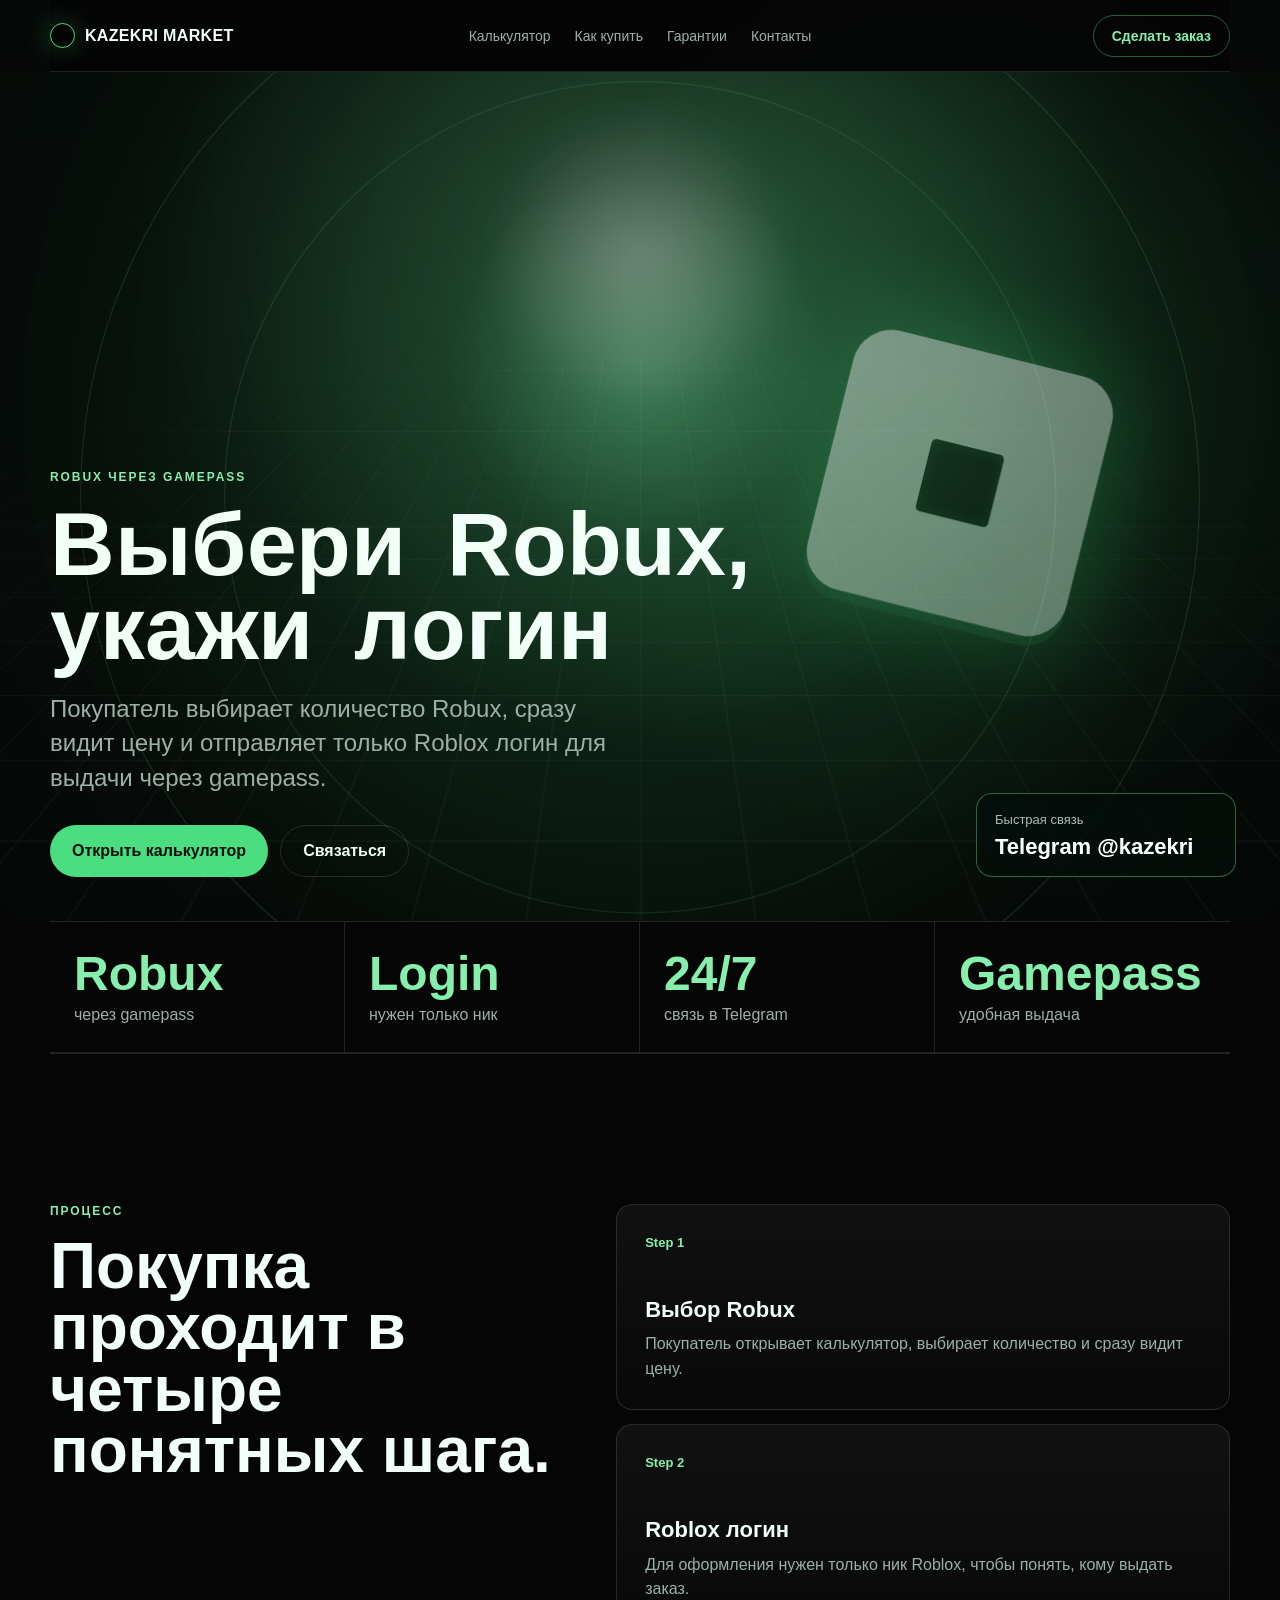
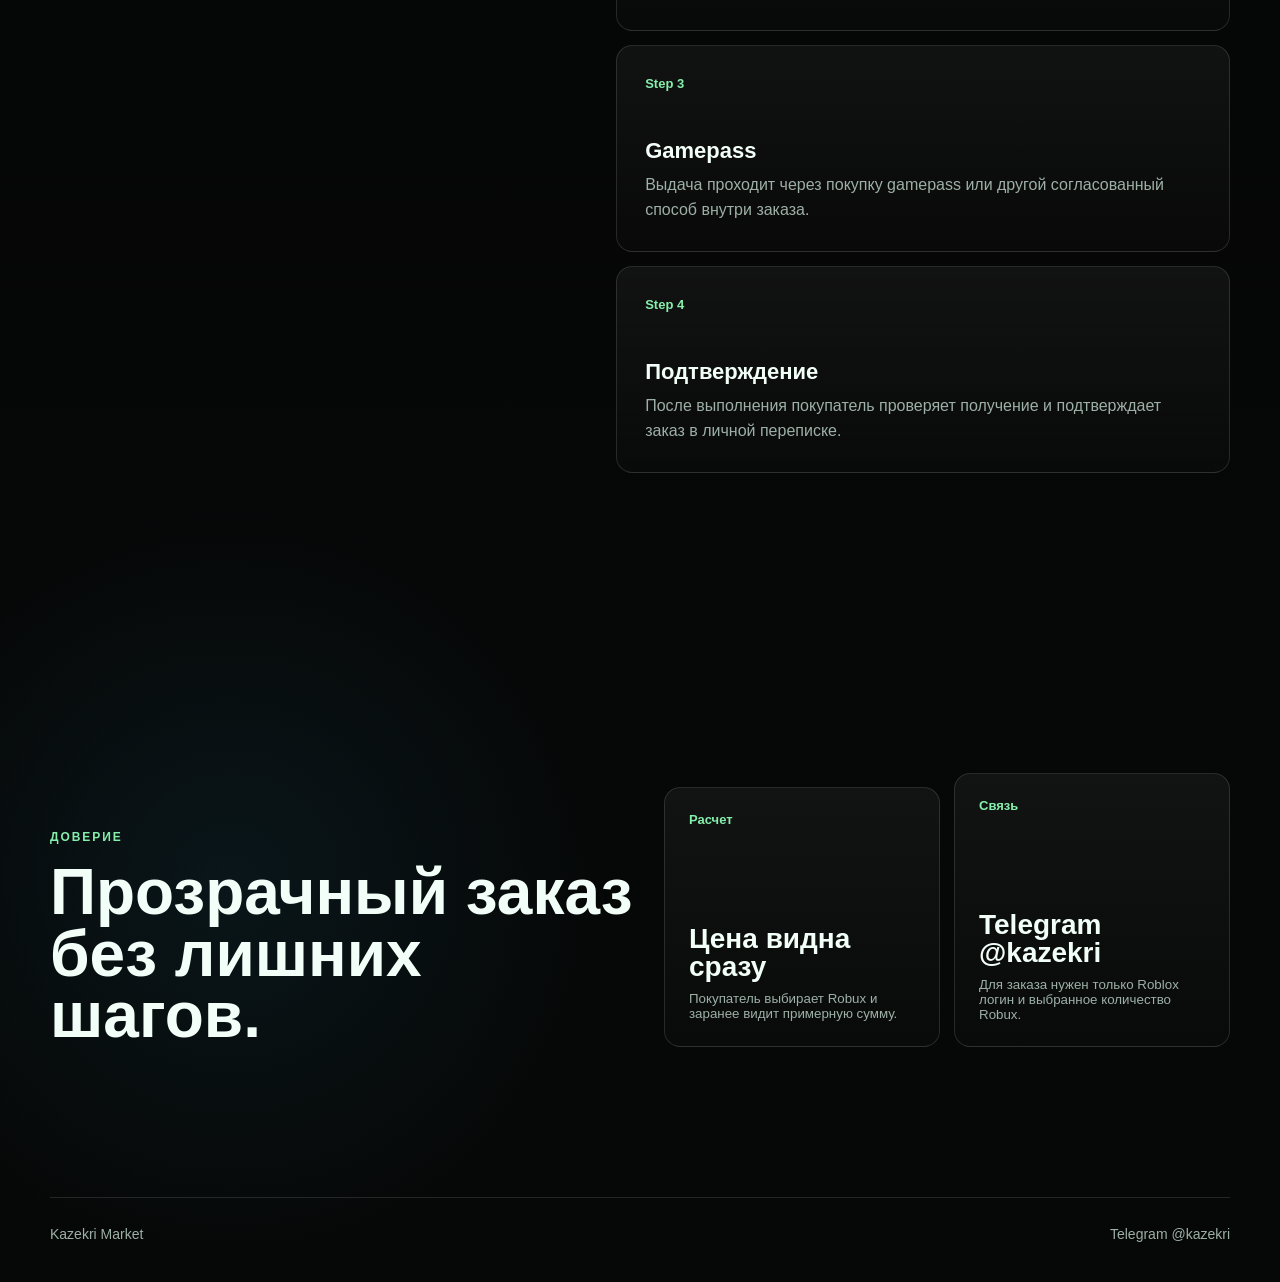
<file: index.html>
<!doctype html>
<html lang="ru">
  <head>
    <meta charset="utf-8">
    <meta name="viewport" content="width=device-width, initial-scale=1">
    <title>Kazekri Market | Robux через gamepass</title>
    <meta
      name="description"
      content="Kazekri Market: продажа Robux через gamepass. Выбираешь количество, видишь цену и оформляешь заказ через Telegram."
    >
    <link rel="stylesheet" href="styles.css">
  </head>
  <body>
    <header class="site-header">
      <a class="brand" href="index.html" aria-label="Kazekri Market, на главную">
        <span class="brand-mark" aria-hidden="true"></span>
        <span>Kazekri Market</span>
      </a>
      <nav class="nav" aria-label="Основная навигация">
        <a href="robux.html">Калькулятор</a>
        <a href="index.html#process">Как купить</a>
        <a href="index.html#trust">Гарантии</a>
        <a href="contacts.html">Контакты</a>
      </nav>
      <a class="nav-cta" href="robux.html">Сделать заказ</a>
    </header>

    <main id="top">
      <section class="hero shop-hero" aria-labelledby="hero-title">
        <div class="hero-copy">
          <p class="eyebrow">Robux через gamepass</p>
          <h1 id="hero-title" class="reveal-title" aria-label="Выбери Robux, укажи логин">
            <span class="word" aria-hidden="true">
              <span class="char" style="--i: 0">В</span><span class="char" style="--i: 1">ы</span><span class="char" style="--i: 2">б</span><span class="char" style="--i: 3">е</span><span class="char" style="--i: 4">р</span><span class="char" style="--i: 5">и</span>
            </span>
            <span class="word" aria-hidden="true">
              <span class="char" style="--i: 6">R</span><span class="char" style="--i: 7">o</span><span class="char" style="--i: 8">b</span><span class="char" style="--i: 9">u</span><span class="char" style="--i: 10">x</span><span class="char" style="--i: 11">,</span>
            </span>
            <span class="word" aria-hidden="true">
              <span class="char" style="--i: 12">у</span><span class="char" style="--i: 13">к</span><span class="char" style="--i: 14">а</span><span class="char" style="--i: 15">ж</span><span class="char" style="--i: 16">и</span>
            </span>
            <span class="word" aria-hidden="true">
              <span class="char" style="--i: 17">л</span><span class="char" style="--i: 18">о</span><span class="char" style="--i: 19">г</span><span class="char" style="--i: 20">и</span><span class="char" style="--i: 21">н</span>
            </span>
          </h1>
          <p class="hero-text">
            Покупатель выбирает количество Robux, сразу видит цену и отправляет только Roblox логин для выдачи через gamepass.
          </p>
          <div class="hero-actions">
            <a class="button button-primary" href="robux.html">Открыть калькулятор</a>
            <a class="button button-secondary" href="contacts.html">Связаться</a>
          </div>
        </div>

        <div class="roblox-stage" aria-label="Анимированная кнопка Roblox">
          <button class="roblox-button" type="button" aria-label="Запустить анимацию Roblox">
            <span class="roblox-hole" aria-hidden="true"></span>
          </button>
          <div class="glow-ring ring-one" aria-hidden="true"></div>
          <div class="glow-ring ring-two" aria-hidden="true"></div>
          <div class="spark spark-one" aria-hidden="true"></div>
          <div class="spark spark-two" aria-hidden="true"></div>
          <div class="spark spark-three" aria-hidden="true"></div>
          <div class="hero-badge">
            <span>Быстрая связь</span>
            <strong>Telegram @kazekri</strong>
          </div>
        </div>
      </section>

      <section class="signal-strip" aria-label="Основные преимущества">
        <div>
          <strong>Robux</strong>
          <span>через gamepass</span>
        </div>
        <div>
          <strong>Login</strong>
          <span>нужен только ник</span>
        </div>
        <div>
          <strong>24/7</strong>
          <span>связь в Telegram</span>
        </div>
        <div>
          <strong>Gamepass</strong>
          <span>удобная выдача</span>
        </div>
      </section>

      <section class="zones" id="process" aria-labelledby="process-title">
        <div class="zone-main">
          <p class="eyebrow">Процесс</p>
          <h2 id="process-title">Покупка проходит в четыре понятных шага.</h2>
        </div>
        <div class="zone-list">
          <article>
            <span>Step 1</span>
            <h3>Выбор Robux</h3>
            <p>Покупатель открывает калькулятор, выбирает количество и сразу видит цену.</p>
          </article>
          <article>
            <span>Step 2</span>
            <h3>Roblox логин</h3>
            <p>Для оформления нужен только ник Roblox, чтобы понять, кому выдать заказ.</p>
          </article>
          <article>
            <span>Step 3</span>
            <h3>Gamepass</h3>
            <p>Выдача проходит через покупку gamepass или другой согласованный способ внутри заказа.</p>
          </article>
          <article>
            <span>Step 4</span>
            <h3>Подтверждение</h3>
            <p>После выполнения покупатель проверяет получение и подтверждает заказ в личной переписке.</p>
          </article>
        </div>
      </section>

      <section class="events" id="trust" aria-labelledby="trust-title">
        <div>
          <p class="eyebrow">Доверие</p>
          <h2 id="trust-title">Прозрачный заказ без лишних шагов.</h2>
        </div>
        <article class="event-card">
          <span class="event-date">Расчет</span>
          <strong>Цена видна сразу</strong>
          <small>Покупатель выбирает Robux и заранее видит примерную сумму.</small>
        </article>
        <article class="event-card">
          <span class="event-date">Связь</span>
          <strong>Telegram @kazekri</strong>
          <small>Для заказа нужен только Roblox логин и выбранное количество Robux.</small>
        </article>
      </section>
    </main>

    <footer class="footer">
      <span>Kazekri Market</span>
      <a href="contacts.html">Telegram @kazekri</a>
    </footer>
  </body>
</html>
</file>
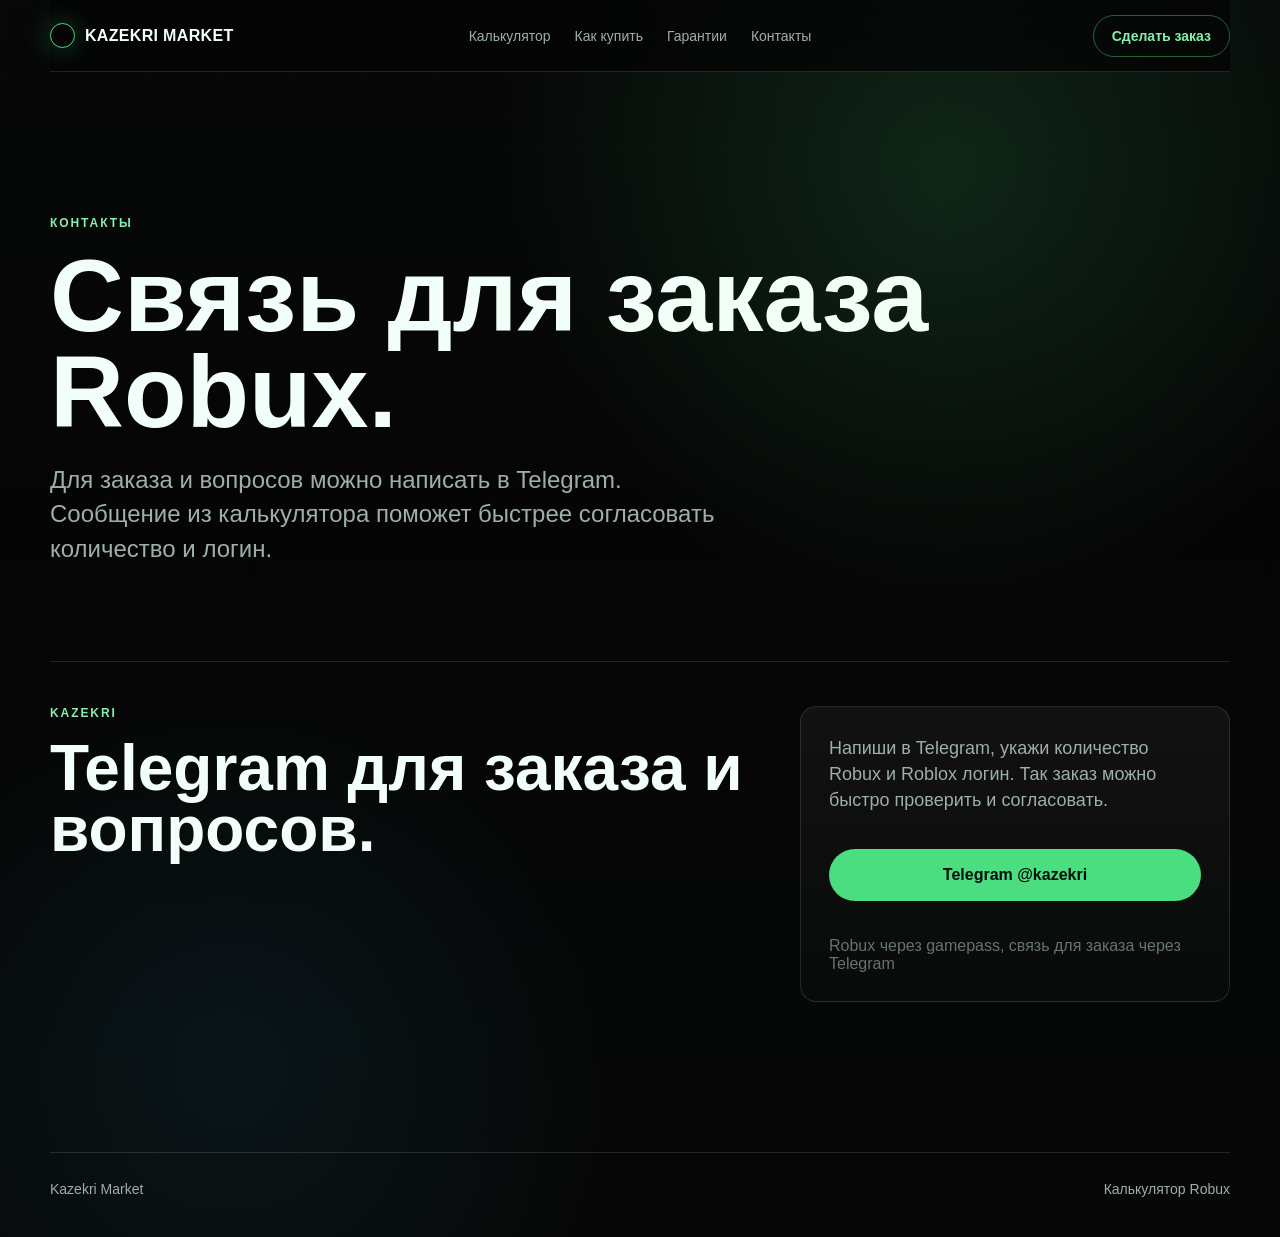
<file: contacts.html>
<!doctype html>
<html lang="ru">
  <head>
    <meta charset="utf-8">
    <meta name="viewport" content="width=device-width, initial-scale=1">
    <title>Контакты | Kazekri Market</title>
    <meta
      name="description"
      content="Контакты Kazekri Market: Telegram @kazekri для заказа Robux через gamepass."
    >
    <link rel="stylesheet" href="styles.css">
  </head>
  <body>
    <header class="site-header">
      <a class="brand" href="index.html" aria-label="Kazekri Market, на главную">
        <span class="brand-mark" aria-hidden="true"></span>
        <span>Kazekri Market</span>
      </a>
      <nav class="nav" aria-label="Основная навигация">
        <a href="robux.html">Калькулятор</a>
        <a href="index.html#process">Как купить</a>
        <a href="index.html#trust">Гарантии</a>
        <a href="contacts.html">Контакты</a>
      </nav>
      <a class="nav-cta" href="robux.html">Сделать заказ</a>
    </header>

    <main>
      <section class="page-hero">
        <p class="eyebrow">Контакты</p>
        <h1>Связь для заказа Robux.</h1>
        <p>Для заказа и вопросов можно написать в Telegram. Сообщение из калькулятора поможет быстрее согласовать количество и логин.</p>
      </section>

      <section class="contact contact-page" aria-labelledby="contact-title">
        <div>
          <p class="eyebrow">Kazekri</p>
          <h2 id="contact-title">Telegram для заказа и вопросов.</h2>
        </div>
        <div class="contact-panel contact-links">
          <p>Напиши в Telegram, укажи количество Robux и Roblox логин. Так заказ можно быстро проверить и согласовать.</p>
          <a class="button button-primary" href="https://t.me/kazekri" target="_blank" rel="noreferrer">Telegram @kazekri</a>
          <address>Robux через gamepass, связь для заказа через Telegram</address>
        </div>
      </section>
    </main>

    <footer class="footer">
      <span>Kazekri Market</span>
      <a href="robux.html">Калькулятор Robux</a>
    </footer>
  </body>
</html>
</file>
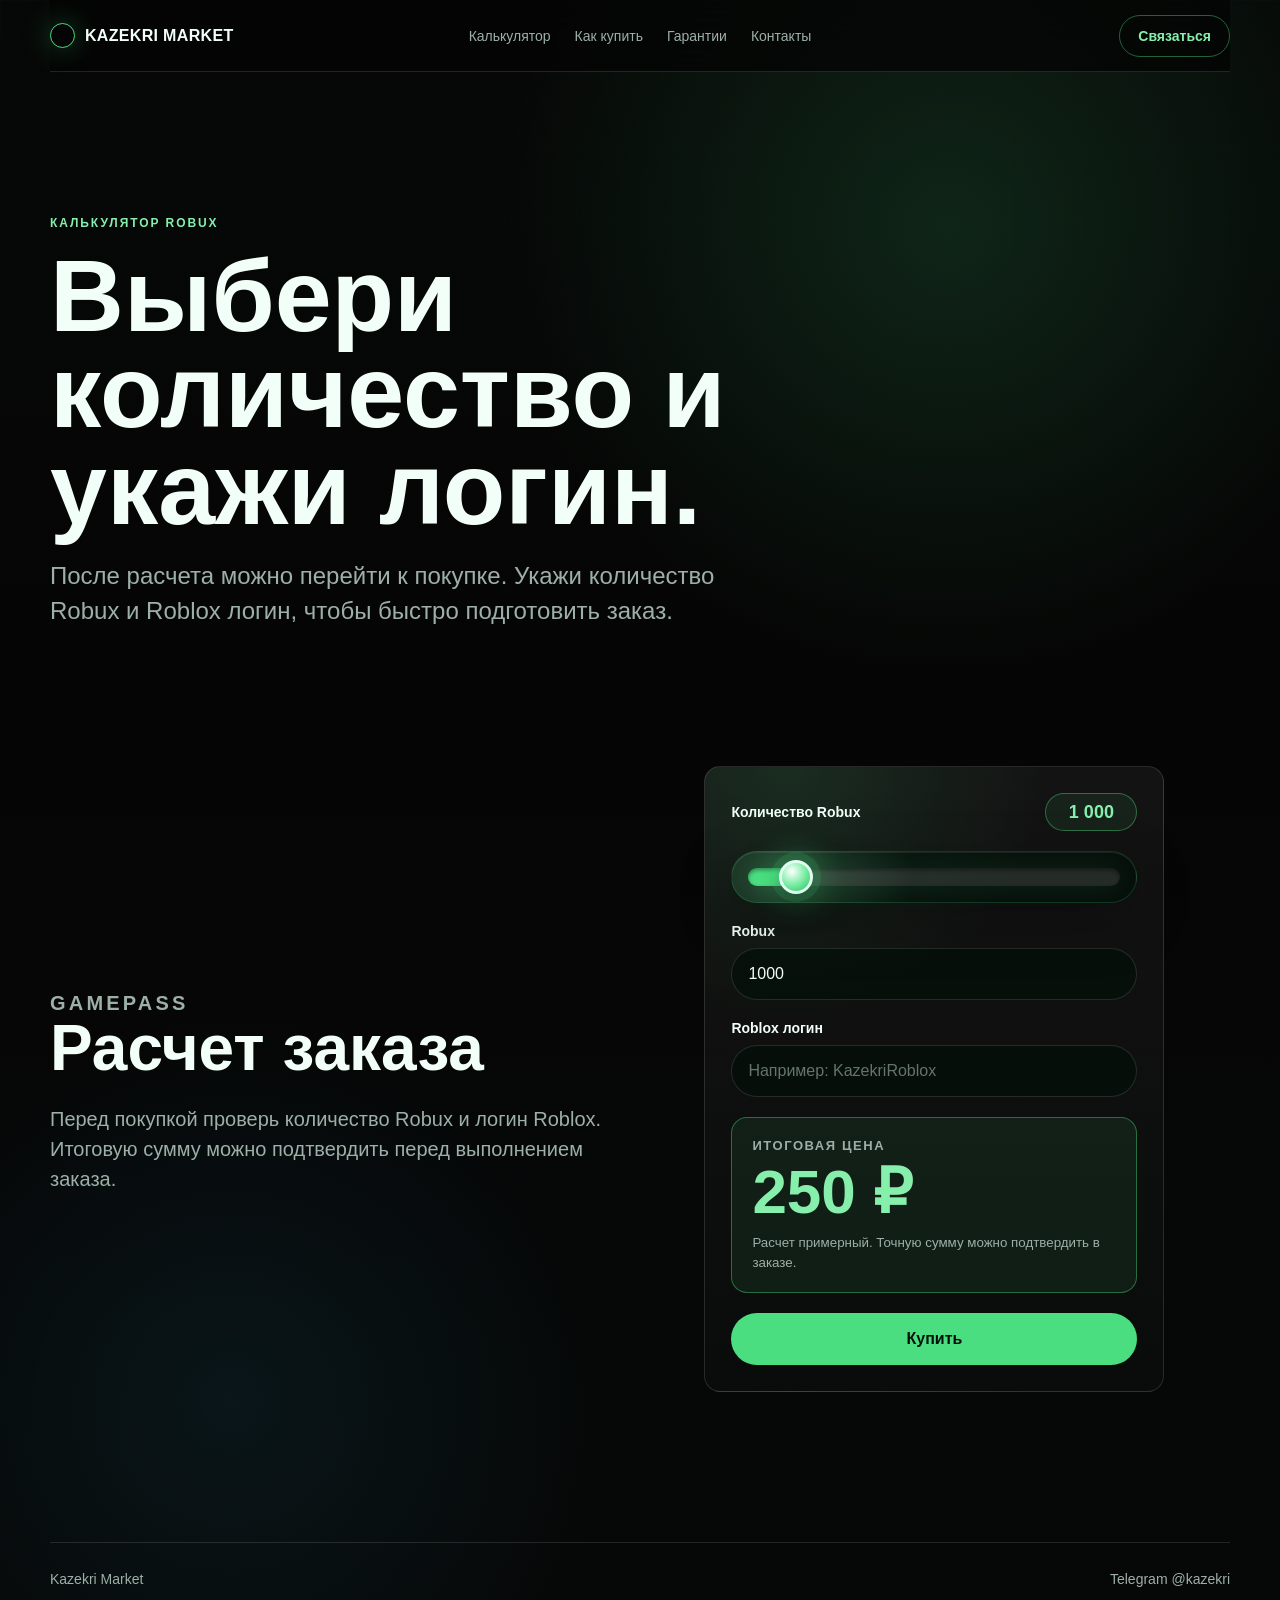
<file: robux.html>
<!doctype html>
<html lang="ru">
  <head>
    <meta charset="utf-8">
    <meta name="viewport" content="width=device-width, initial-scale=1">
    <title>Калькулятор Robux | Kazekri Market</title>
    <meta
      name="description"
      content="Калькулятор заказа Robux через gamepass: выбери количество, укажи Roblox логин и перейди к покупке."
    >
    <link rel="stylesheet" href="styles.css">
  </head>
  <body>
    <header class="site-header">
      <a class="brand" href="index.html" aria-label="Kazekri Market, на главную">
        <span class="brand-mark" aria-hidden="true"></span>
        <span>Kazekri Market</span>
      </a>
      <nav class="nav" aria-label="Основная навигация">
        <a href="robux.html">Калькулятор</a>
        <a href="index.html#process">Как купить</a>
        <a href="index.html#trust">Гарантии</a>
        <a href="contacts.html">Контакты</a>
      </nav>
      <a class="nav-cta" href="contacts.html">Связаться</a>
    </header>

    <main>
      <section class="page-hero">
        <p class="eyebrow">Калькулятор Robux</p>
        <h1>Выбери количество и укажи логин.</h1>
        <p>После расчета можно перейти к покупке. Укажи количество Robux и Roblox логин, чтобы быстро подготовить заказ.</p>
      </section>

      <section class="order-section order-page" id="order" aria-labelledby="order-title">
        <div class="order-copy">
          <p class="eyebrow">Gamepass</p>
          <h2 id="order-title">Расчет заказа</h2>
          <p>
            Перед покупкой проверь количество Robux и логин Roblox. Итоговую сумму можно подтвердить перед выполнением заказа.
          </p>
        </div>
        <div class="order-card" aria-label="Калькулятор заказа Robux">
          <div class="range-head">
            <label for="robuxRange">Количество Robux</label>
            <strong id="rangeValue">1000</strong>
          </div>
          <div class="range-shell">
            <input id="robuxRange" type="range" min="100" max="10000" step="100" value="1000">
          </div>
          <div class="order-row">
            <label for="robuxAmount">Robux</label>
            <input id="robuxAmount" type="number" min="100" max="10000" step="100" value="1000">
          </div>
          <div class="order-row">
            <label for="robloxLogin">Roblox логин</label>
            <input id="robloxLogin" type="text" placeholder="Например: KazekriRoblox" autocomplete="username">
          </div>
          <div class="price-box">
            <span>Итоговая цена</span>
            <strong id="orderPrice">250 ₽</strong>
            <small>Расчет примерный. Точную сумму можно подтвердить в заказе.</small>
          </div>
          <a class="button button-primary order-link" id="buyOrderLink" href="contacts.html">
            Купить
          </a>
        </div>
      </section>
    </main>

    <footer class="footer">
      <span>Kazekri Market</span>
      <a href="contacts.html">Telegram @kazekri</a>
    </footer>
    <script src="script.js"></script>
  </body>
</html>
</file>
<file: styles.css>
:root {
  color-scheme: dark;
  --bg: #050505;
  --panel: #0d1110;
  --panel-soft: #111916;
  --line: rgba(255, 255, 255, 0.12);
  --line-strong: rgba(74, 222, 128, 0.42);
  --text: #f2fff8;
  --muted: #9db0a7;
  --dim: #65756e;
  --accent: #4ade80;
  --accent-strong: #86efac;
  --radius: 16px;
  --max: 1180px;
}

* {
  box-sizing: border-box;
}

html {
  scroll-behavior: smooth;
}

body {
  margin: 0;
  min-width: 320px;
  background:
    radial-gradient(circle at 74% 14%, rgba(74, 222, 128, 0.14), transparent 28rem),
    radial-gradient(circle at 18% 86%, rgba(56, 189, 248, 0.08), transparent 24rem),
    linear-gradient(180deg, #060807 0%, var(--bg) 42%, #060807 100%);
  color: var(--text);
  font-family: Arial, Helvetica, sans-serif;
  letter-spacing: 0;
}

body::before {
  position: fixed;
  inset: 0;
  z-index: -1;
  content: "";
  pointer-events: none;
  opacity: 0.34;
  background-image:
    linear-gradient(rgba(255, 255, 255, 0.035) 1px, transparent 1px),
    linear-gradient(90deg, rgba(255, 255, 255, 0.035) 1px, transparent 1px);
  background-size: 72px 72px;
  mask-image: linear-gradient(to bottom, #000, transparent 72%);
}

a {
  color: inherit;
  text-decoration: none;
}

img {
  display: block;
  max-width: 100%;
}

.site-header {
  position: sticky;
  top: 0;
  z-index: 20;
  display: grid;
  grid-template-columns: 1fr auto 1fr;
  align-items: center;
  width: min(var(--max), calc(100% - 32px));
  height: 72px;
  margin: 0 auto;
  border-bottom: 1px solid var(--line);
  background: rgba(5, 5, 5, 0.78);
  backdrop-filter: blur(18px);
}

.brand,
.nav,
.nav-cta {
  display: flex;
  align-items: center;
}

.brand {
  gap: 10px;
  font-weight: 700;
  letter-spacing: 0.02em;
  text-transform: uppercase;
}

.brand-mark {
  width: 25px;
  height: 25px;
  border: 1px solid var(--accent);
  border-radius: 50%;
  box-shadow: inset 0 0 0 7px var(--bg), 0 0 28px rgba(74, 222, 128, 0.34);
}

.nav {
  gap: 24px;
  color: var(--muted);
  font-size: 14px;
}

.nav a {
  transition: color 180ms ease;
}

.nav a:hover,
.nav a:focus-visible {
  color: var(--text);
}

.nav-cta {
  justify-self: end;
  min-height: 42px;
  padding: 0 18px;
  border: 1px solid var(--line-strong);
  border-radius: 999px;
  color: var(--accent-strong);
  font-size: 14px;
  font-weight: 700;
  transition: transform 180ms ease, border-color 180ms ease;
}

.nav-cta:active,
.button:active,
.event-card:active {
  transform: translateY(1px);
}

main {
  overflow: hidden;
}

.hero {
  display: grid;
  grid-template-columns: minmax(0, 0.85fr) minmax(420px, 1.15fr);
  gap: clamp(28px, 5vw, 76px);
  align-items: center;
  width: min(var(--max), calc(100% - 32px));
  min-height: calc(100dvh - 72px);
  margin: 0 auto;
  padding: 56px 0 44px;
}

.hero-copy {
  position: relative;
  z-index: 2;
}

.eyebrow,
.section-kicker {
  margin: 0 0 18px;
  color: var(--accent-strong);
  font-size: 12px;
  font-weight: 700;
  letter-spacing: 0.16em;
  text-transform: uppercase;
}

h1,
h2,
h3,
p {
  margin-top: 0;
}

h1 {
  margin-bottom: 22px;
  font-size: clamp(76px, 13vw, 168px);
  line-height: 0.9;
  letter-spacing: 0;
}

.shop-hero {
  position: relative;
  grid-template-columns: 1fr;
  place-items: center;
  width: 100%;
  min-height: calc(100dvh - 72px);
  padding-right: max(16px, calc((100vw - var(--max)) / 2));
  padding-left: max(16px, calc((100vw - var(--max)) / 2));
  isolation: isolate;
}

.shop-hero .hero-copy {
  z-index: 8;
  width: min(760px, 100%);
  margin-right: auto;
  padding-top: clamp(250px, 38vh, 380px);
}

.shop-hero .eyebrow,
.shop-hero .hero-text,
.shop-hero .hero-actions {
  opacity: 0;
  transform: translateY(42px);
  animation: copyRise 1300ms cubic-bezier(0.16, 1, 0.3, 1) forwards;
}

.shop-hero .eyebrow {
  animation-delay: 3100ms;
}

.shop-hero .hero-text {
  animation-delay: 5200ms;
}

.shop-hero .hero-actions {
  animation-delay: 5700ms;
}

.shop-hero h1 {
  max-width: 760px;
  font-size: clamp(48px, 7vw, 104px);
  line-height: 0.94;
}

.reveal-title {
  display: block;
}

.reveal-title .word {
  display: inline-block;
  margin-right: 0.18em;
  white-space: nowrap;
}

.reveal-title .word:last-child {
  margin-right: 0;
}

.reveal-title .char {
  display: inline-block;
  opacity: 0;
  transform: translateY(0.58em) scale(0.96);
  filter: blur(10px);
  animation: charReveal 720ms cubic-bezier(0.16, 1, 0.3, 1) forwards;
  animation-delay: calc(3500ms + (var(--i) * 58ms));
}

h2 {
  margin-bottom: 0;
  max-width: 740px;
  font-size: clamp(36px, 5vw, 72px);
  line-height: 0.96;
  letter-spacing: 0;
}

h3 {
  margin-bottom: 10px;
  font-size: 22px;
  line-height: 1.1;
}

.hero-text {
  max-width: 560px;
  margin-bottom: 30px;
  color: var(--muted);
  font-size: clamp(18px, 2vw, 24px);
  line-height: 1.42;
}

.hero-actions {
  display: flex;
  flex-wrap: wrap;
  gap: 12px;
}

.button {
  display: inline-flex;
  align-items: center;
  justify-content: center;
  min-height: 52px;
  max-width: 100%;
  padding: 0 22px;
  border-radius: 999px;
  font-weight: 800;
  transition: transform 180ms ease, background 180ms ease, border-color 180ms ease;
  white-space: nowrap;
}

.button-primary {
  background: var(--accent);
  color: #021009;
}

.button-primary:hover,
.button-primary:focus-visible {
  background: var(--accent-strong);
}

.button-secondary {
  border: 1px solid var(--line);
  color: var(--text);
}

.button-secondary:hover,
.button-secondary:focus-visible {
  border-color: var(--line-strong);
}

.hero-visual {
  position: relative;
  min-height: 580px;
  border-radius: var(--radius);
  overflow: hidden;
  border: 1px solid var(--line);
  background: var(--panel);
  animation: reveal 900ms ease both;
}

.hero-visual::after {
  position: absolute;
  inset: 0;
  content: "";
  background:
    linear-gradient(90deg, rgba(5, 5, 5, 0.28), transparent 42%),
    linear-gradient(0deg, rgba(5, 5, 5, 0.64), transparent 36%);
  pointer-events: none;
}

.hero-visual img {
  width: 100%;
  height: 100%;
  min-height: 580px;
  object-fit: cover;
}

.roblox-stage {
  position: relative;
  display: grid;
  place-items: center;
  position: absolute;
  inset: 0;
  min-height: calc(100dvh - 72px);
  border: 0;
  border-radius: 0;
  overflow: hidden;
  background:
    radial-gradient(circle at 50% 34%, rgba(134, 239, 172, 0.2), transparent 12rem),
    radial-gradient(circle at 50% 40%, rgba(74, 222, 128, 0.16), transparent 36rem),
    linear-gradient(180deg, rgba(5, 5, 5, 0) 0%, rgba(5, 5, 5, 0.12) 56%, rgba(5, 5, 5, 0) 100%);
  animation: stageIgnite 5200ms cubic-bezier(0.16, 1, 0.3, 1) both;
}

.roblox-stage::before {
  position: absolute;
  inset: -20%;
  content: "";
  background:
    linear-gradient(rgba(255, 255, 255, 0.04) 1px, transparent 1px),
    linear-gradient(90deg, rgba(255, 255, 255, 0.04) 1px, transparent 1px);
  background-size: 56px 56px;
  transform: perspective(760px) rotateX(62deg) translateY(150px);
  transform-origin: center;
  opacity: 0;
  mask-image: radial-gradient(circle at 50% 42%, #000 0 28rem, transparent 46rem);
  animation: gridWake 2200ms ease 800ms forwards;
}

.roblox-stage::after {
  position: absolute;
  inset: -18%;
  z-index: 1;
  content: "";
  background:
    radial-gradient(circle at 50% 35%, rgba(255, 255, 255, 0.88), transparent 7rem),
    radial-gradient(circle at 50% 35%, rgba(134, 239, 172, 0.5), transparent 22rem),
    radial-gradient(circle at 50% 44%, rgba(34, 197, 94, 0.22), transparent 42rem);
  opacity: 0;
  mix-blend-mode: screen;
  pointer-events: none;
  animation: lightBloom 5200ms cubic-bezier(0.16, 1, 0.3, 1) 280ms both;
}

.roblox-button {
  position: relative;
  z-index: 4;
  width: clamp(230px, 34vw, 430px);
  aspect-ratio: 1;
  border: 1px solid rgba(255, 255, 255, 0.24);
  border-radius: clamp(34px, 5vw, 66px);
  background:
    linear-gradient(145deg, rgba(255, 255, 255, 0.95), rgba(202, 255, 222, 0.72)),
    #ecfff3;
  box-shadow:
    0 0 0 rgba(74, 222, 128, 0),
    0 16px 0 rgba(35, 87, 57, 0.78),
    inset 0 2px 0 rgba(255, 255, 255, 0.9);
  cursor: pointer;
  transform: rotate(14deg) translateY(10px) scale(0.86);
  animation: powerButton 6200ms cubic-bezier(0.16, 1, 0.3, 1) both, aliveFloat 5200ms ease-in-out 6200ms infinite;
}

.roblox-button:hover,
.roblox-button:focus-visible {
  outline: none;
  box-shadow:
    0 40px 120px rgba(74, 222, 128, 0.36),
    0 10px 0 rgba(35, 87, 57, 0.78),
    inset 0 2px 0 rgba(255, 255, 255, 0.9);
}

.roblox-button:active {
  transform: rotate(14deg) translateY(12px) scale(0.96);
  box-shadow:
    0 18px 120px rgba(74, 222, 128, 0.72),
    0 1px 0 rgba(35, 87, 57, 0.78),
    inset 0 2px 0 rgba(255, 255, 255, 0.9);
}

.roblox-hole {
  position: absolute;
  inset: 50% auto auto 50%;
  width: 28%;
  aspect-ratio: 1;
  border-radius: 8px;
  background: #07100c;
  transform: translate(-50%, -50%);
  box-shadow: inset 0 0 24px rgba(74, 222, 128, 0.22);
}

.glow-ring {
  position: absolute;
  z-index: 2;
  width: clamp(320px, 52vw, 680px);
  aspect-ratio: 1;
  border: 1px solid rgba(134, 239, 172, 0.52);
  border-radius: 50%;
  opacity: 0;
  animation: bigRingPulse 6200ms ease-out both, ringIdle 5200ms ease-in-out 6200ms infinite;
}

.ring-two {
  width: clamp(430px, 70vw, 920px);
  animation-delay: 220ms, 0ms;
}

.spark {
  position: absolute;
  z-index: 3;
  width: 8px;
  aspect-ratio: 1;
  border-radius: 50%;
  background: var(--accent-strong);
  box-shadow: 0 0 24px var(--accent-strong);
  opacity: 0;
  animation: sparkFly 6200ms ease-out both;
}

.spark-one {
  top: 25%;
  left: 23%;
}

.spark-two {
  right: 19%;
  bottom: 31%;
  animation-delay: 380ms;
}

.spark-three {
  right: 29%;
  top: 16%;
  animation-delay: 620ms;
}

.hero-badge {
  position: absolute;
  right: clamp(18px, 4vw, 44px);
  bottom: clamp(18px, 4vw, 44px);
  z-index: 9;
  min-width: min(260px, calc(100% - 36px));
  padding: 18px;
  border: 1px solid var(--line-strong);
  border-radius: var(--radius);
  background: rgba(5, 12, 9, 0.78);
  backdrop-filter: blur(18px);
  opacity: 0;
  transform: translateY(18px);
  animation: badgeIn 1300ms cubic-bezier(0.16, 1, 0.3, 1) 3600ms forwards;
}

.hero-badge span,
.hero-badge strong {
  display: block;
}

.hero-badge span {
  margin-bottom: 8px;
  color: var(--muted);
  font-size: 13px;
}

.hero-badge strong {
  color: var(--text);
  font-size: 22px;
  line-height: 1.05;
}

.signal-strip {
  display: grid;
  grid-template-columns: repeat(4, 1fr);
  width: min(var(--max), calc(100% - 32px));
  margin: 0 auto;
  border-top: 1px solid var(--line);
  border-bottom: 1px solid var(--line);
}

.signal-strip div {
  min-height: 118px;
  padding: 28px 24px;
  border-right: 1px solid var(--line);
}

.signal-strip div:last-child {
  border-right: 0;
}

.signal-strip strong {
  display: block;
  margin-bottom: 8px;
  color: var(--accent-strong);
  font-size: clamp(28px, 4vw, 48px);
  line-height: 1;
}

.signal-strip span,
.spec-grid p,
.zone-list p,
.events small,
.contact-panel,
.footer {
  color: var(--muted);
}

.section,
.zones,
.events,
.contact {
  width: min(var(--max), calc(100% - 32px));
  margin: 0 auto;
  padding: clamp(76px, 12vw, 150px) 0;
}

.order-section {
  display: grid;
  grid-template-columns: minmax(0, 0.9fr) minmax(320px, 460px);
  gap: clamp(24px, 5vw, 72px);
  align-items: center;
  width: min(var(--max), calc(100% - 32px));
  margin: 0 auto;
  padding: clamp(76px, 12vw, 150px) 0;
}

.order-copy p {
  max-width: 620px;
  margin: 24px 0 0;
  color: var(--muted);
  font-size: 20px;
  line-height: 1.5;
}

.order-card {
  display: grid;
  gap: 20px;
  padding: 26px;
  border: 1px solid var(--line);
  border-radius: var(--radius);
  background:
    radial-gradient(circle at 18% 0%, rgba(74, 222, 128, 0.12), transparent 16rem),
    linear-gradient(180deg, rgba(255, 255, 255, 0.06), rgba(255, 255, 255, 0.018));
}

.range-head {
  display: flex;
  align-items: center;
  justify-content: space-between;
  gap: 16px;
}

.range-head strong {
  min-width: 92px;
  padding: 9px 14px;
  border: 1px solid var(--line-strong);
  border-radius: 999px;
  background: rgba(74, 222, 128, 0.08);
  color: var(--accent-strong);
  font-size: 18px;
  line-height: 1;
  text-align: center;
}

.order-card label {
  color: var(--text);
  font-size: 14px;
  font-weight: 800;
}

.range-shell {
  position: relative;
  padding: 16px;
  border: 1px solid rgba(74, 222, 128, 0.18);
  border-radius: 999px;
  background:
    radial-gradient(circle at var(--fill, 9%) 50%, rgba(134, 239, 172, 0.22), transparent 9rem),
    rgba(2, 16, 9, 0.62);
  box-shadow:
    inset 0 1px 0 rgba(255, 255, 255, 0.08),
    0 18px 56px rgba(0, 0, 0, 0.28);
}

.order-card input[type="range"] {
  --fill: 9%;
  display: block;
  appearance: none;
  -webkit-appearance: none;
  width: 100%;
  height: 18px;
  margin: 0;
  border-radius: 999px;
  background:
    linear-gradient(90deg, var(--accent) 0 var(--fill), rgba(255, 255, 255, 0.12) var(--fill) 100%);
  cursor: pointer;
  outline: none;
  box-shadow:
    inset 0 2px 4px rgba(0, 0, 0, 0.42),
    0 0 28px rgba(74, 222, 128, 0.14);
}

.order-card input[type="range"]::-webkit-slider-runnable-track {
  height: 18px;
  border-radius: 999px;
  background: transparent;
}

.order-card input[type="range"]::-webkit-slider-thumb {
  appearance: none;
  -webkit-appearance: none;
  width: 34px;
  height: 34px;
  margin-top: -8px;
  border: 3px solid #dffff0;
  border-radius: 50%;
  background:
    radial-gradient(circle at 35% 30%, #ffffff, #86efac 46%, #22c55e 100%);
  box-shadow:
    0 0 0 8px rgba(74, 222, 128, 0.12),
    0 0 34px rgba(74, 222, 128, 0.62),
    0 8px 18px rgba(0, 0, 0, 0.42);
  transition: transform 180ms ease, box-shadow 180ms ease;
}

.order-card input[type="range"]::-moz-range-track {
  height: 18px;
  border-radius: 999px;
  background: rgba(255, 255, 255, 0.12);
}

.order-card input[type="range"]::-moz-range-progress {
  height: 18px;
  border-radius: 999px;
  background: var(--accent);
}

.order-card input[type="range"]::-moz-range-thumb {
  width: 28px;
  height: 28px;
  border: 3px solid #dffff0;
  border-radius: 50%;
  background: #86efac;
  box-shadow:
    0 0 0 8px rgba(74, 222, 128, 0.12),
    0 0 34px rgba(74, 222, 128, 0.62);
}

.order-card input[type="range"]:hover::-webkit-slider-thumb,
.order-card input[type="range"]:focus-visible::-webkit-slider-thumb {
  transform: scale(1.1);
  box-shadow:
    0 0 0 10px rgba(74, 222, 128, 0.16),
    0 0 46px rgba(74, 222, 128, 0.78),
    0 10px 22px rgba(0, 0, 0, 0.46);
}

.order-row {
  display: grid;
  gap: 9px;
}

.order-row input {
  width: 100%;
  min-height: 52px;
  padding: 0 16px;
  border: 1px solid var(--line);
  border-radius: 999px;
  background: rgba(2, 16, 9, 0.62);
  color: var(--text);
  font: inherit;
  outline: none;
}

.order-row input::placeholder {
  color: var(--dim);
}

.order-row input:focus {
  border-color: var(--line-strong);
  box-shadow: 0 0 0 4px rgba(74, 222, 128, 0.12);
}

.price-box {
  padding: 20px;
  border: 1px solid var(--line-strong);
  border-radius: var(--radius);
  background: rgba(74, 222, 128, 0.08);
}

.price-box span,
.price-box small {
  display: block;
  color: var(--muted);
}

.price-box span {
  margin-bottom: 8px;
  font-size: 13px;
  font-weight: 800;
  text-transform: uppercase;
  letter-spacing: 0.12em;
}

.price-box strong {
  display: block;
  margin-bottom: 10px;
  color: var(--accent-strong);
  font-size: clamp(38px, 6vw, 62px);
  line-height: 1;
}

.price-box small {
  line-height: 1.45;
}

.order-link {
  width: 100%;
}

.page-hero {
  width: min(var(--max), calc(100% - 32px));
  margin: 0 auto;
  padding: clamp(78px, 12vw, 144px) 0 clamp(34px, 6vw, 70px);
}

.page-hero h1 {
  max-width: 900px;
  margin-bottom: 22px;
  font-size: clamp(48px, 8vw, 104px);
  line-height: 0.94;
}

.page-hero p:not(.eyebrow) {
  max-width: 680px;
  color: var(--muted);
  font-size: clamp(18px, 2vw, 24px);
  line-height: 1.45;
}

.order-page {
  padding-top: 44px;
}

.contact-page {
  padding-top: 44px;
}

.contact-links {
  display: grid;
  gap: 12px;
}

.section-intro {
  display: grid;
  grid-template-columns: 180px minmax(0, 1fr);
  gap: 32px;
}

.section-body p {
  max-width: 680px;
  margin: 24px 0 0;
  color: var(--muted);
  font-size: 20px;
  line-height: 1.5;
}

.spec-grid {
  grid-column: 2;
  display: grid;
  grid-template-columns: repeat(3, 1fr);
  gap: 14px;
  margin-top: 40px;
}

.spec-grid article,
.zone-list article,
.event-card,
.contact-panel {
  border: 1px solid var(--line);
  border-radius: var(--radius);
  background: linear-gradient(180deg, rgba(255, 255, 255, 0.05), rgba(255, 255, 255, 0.015));
}

.spec-grid article {
  min-height: 240px;
  padding: 24px;
}

.spec-grid span {
  display: block;
  margin-bottom: 52px;
  color: var(--accent-strong);
  font-size: 13px;
  font-weight: 800;
}

.spec-grid p,
.zone-list p {
  margin-bottom: 0;
  line-height: 1.55;
}

.zones {
  display: grid;
  grid-template-columns: 0.9fr 1.1fr;
  gap: clamp(24px, 5vw, 70px);
  align-items: start;
  border-top: 1px solid var(--line);
}

.zone-main {
  position: sticky;
  top: 112px;
}

.zone-list {
  display: grid;
  gap: 14px;
}

.zone-list article {
  padding: 28px;
}

.zone-list span {
  display: inline-flex;
  margin-bottom: 48px;
  color: var(--accent-strong);
  font-size: 13px;
  font-weight: 800;
}

.events {
  display: grid;
  grid-template-columns: minmax(0, 1fr) minmax(220px, 0.46fr) minmax(220px, 0.46fr);
  gap: 14px;
  align-items: end;
}

.event-card {
  min-height: 260px;
  padding: 24px;
  transition: transform 180ms ease, border-color 180ms ease;
}

.event-card:hover,
.event-card:focus-visible {
  border-color: var(--line-strong);
  transform: translateY(-3px);
}

.event-date {
  display: block;
  margin-bottom: 98px;
  color: var(--accent-strong);
  font-size: 13px;
  font-weight: 800;
}

.event-card strong,
.event-card small {
  display: block;
}

.event-card strong {
  margin-bottom: 10px;
  font-size: 28px;
  line-height: 1;
}

.contact {
  display: grid;
  grid-template-columns: minmax(0, 1fr) minmax(320px, 430px);
  gap: 32px;
  align-items: start;
  border-top: 1px solid var(--line);
}

.contact-panel {
  padding: 28px;
}

.contact-panel .button + .button {
  margin-top: 12px;
}

.contact-panel p {
  margin-bottom: 24px;
  font-size: 18px;
  line-height: 1.45;
}

address {
  margin-top: 24px;
  color: var(--dim);
  font-style: normal;
}

.footer {
  display: flex;
  justify-content: space-between;
  width: min(var(--max), calc(100% - 32px));
  margin: 0 auto;
  padding: 28px 0 40px;
  border-top: 1px solid var(--line);
  font-size: 14px;
}

@keyframes reveal {
  from {
    opacity: 0;
    transform: translateY(18px) scale(0.985);
  }
  to {
    opacity: 1;
    transform: translateY(0) scale(1);
  }
}

@keyframes stageIgnite {
  0% {
    filter: brightness(0.45) saturate(0.6);
  }
  36% {
    filter: brightness(1.25) saturate(1.2);
  }
  58% {
    filter: brightness(1.95) saturate(1.45);
  }
  100% {
    filter: brightness(1.08) saturate(1.05);
  }
}

@keyframes gridWake {
  from {
    opacity: 0;
    transform: perspective(760px) rotateX(62deg) translateY(190px);
  }
  to {
    opacity: 0.72;
    transform: perspective(760px) rotateX(62deg) translateY(150px);
  }
}

@keyframes lightBloom {
  0% {
    opacity: 0;
    transform: scale(0.45);
    filter: blur(14px);
  }
  26% {
    opacity: 0.22;
  }
  46% {
    opacity: 0.95;
    transform: scale(1);
    filter: blur(2px);
  }
  66% {
    opacity: 0.76;
    transform: scale(1.2);
  }
  100% {
    opacity: 0.36;
    transform: scale(1.38);
    filter: blur(10px);
  }
}

@keyframes powerButton {
  0% {
    opacity: 0.76;
    transform: rotate(14deg) translateY(34px) scale(0.58);
    box-shadow:
      0 0 0 rgba(74, 222, 128, 0),
      0 16px 0 rgba(35, 87, 57, 0.78),
      inset 0 2px 0 rgba(255, 255, 255, 0.9);
  }
  22% {
    opacity: 1;
    transform: rotate(14deg) translateY(18px) scale(0.86);
  }
  36% {
    transform: rotate(14deg) translateY(28px) scale(0.8);
    box-shadow:
      0 0 54px rgba(74, 222, 128, 0.38),
      0 4px 0 rgba(35, 87, 57, 0.78),
      inset 0 2px 0 rgba(255, 255, 255, 0.9);
  }
  52% {
    transform: rotate(14deg) translateY(0) scale(1.08);
    opacity: 1;
    box-shadow:
      0 0 220px rgba(74, 222, 128, 0.92),
      0 20px 0 rgba(35, 87, 57, 0.78),
      inset 0 2px 0 rgba(255, 255, 255, 0.9);
  }
  100% {
    opacity: 0.38;
    transform: rotate(14deg) translate(24vw, -10vh) scale(0.62);
    box-shadow:
      0 0 160px rgba(74, 222, 128, 0.58),
      0 16px 0 rgba(35, 87, 57, 0.78),
      inset 0 2px 0 rgba(255, 255, 255, 0.9);
  }
}

@keyframes aliveFloat {
  0%, 100% {
    opacity: 0.38;
    transform: rotate(14deg) translate(24vw, -10vh) scale(0.62);
  }
  50% {
    opacity: 0.5;
    transform: rotate(14deg) translate(24vw, calc(-10vh - 12px)) scale(0.66);
  }
}

@keyframes bigRingPulse {
  0%, 26% {
    opacity: 0;
    transform: scale(0.18);
  }
  48% {
    opacity: 1;
  }
  100% {
    opacity: 0.22;
    transform: scale(1.25);
  }
}

@keyframes ringIdle {
  0%, 100% {
    opacity: 0.12;
    transform: scale(1.1);
  }
  50% {
    opacity: 0.32;
    transform: scale(1.22);
  }
}

@keyframes sparkFly {
  0%, 24%, 100% {
    opacity: 0;
    transform: translate(0, 0) scale(0.4);
  }
  34% {
    opacity: 1;
  }
  58% {
    opacity: 0;
    transform: translate(42px, -34px) scale(1.15);
  }
}

@keyframes badgeIn {
  0% {
    opacity: 0;
    transform: translateY(18px);
  }
  100% {
    opacity: 1;
    transform: translateY(0);
  }
}

@keyframes copyRise {
  from {
    opacity: 0;
    transform: translateY(34px);
  }
  to {
    opacity: 1;
    transform: translateY(0);
  }
}

@keyframes charReveal {
  0% {
    opacity: 0;
    transform: translateY(0.58em) scale(0.96);
    filter: blur(10px);
  }
  70% {
    opacity: 1;
    filter: blur(0);
  }
  100% {
    opacity: 1;
    transform: translateY(0) scale(1);
    filter: blur(0);
  }
}

@media (prefers-reduced-motion: reduce) {
  *,
  *::before,
  *::after {
    scroll-behavior: auto !important;
    animation-duration: 0.01ms !important;
    animation-iteration-count: 1 !important;
    transition-duration: 0.01ms !important;
  }
}

@media (max-width: 900px) {
  .site-header {
    grid-template-columns: 1fr auto;
  }

  .nav {
    display: none;
  }

  .hero,
  .section-intro,
  .order-section,
  .zones,
  .events,
  .contact {
    grid-template-columns: 1fr;
  }

  .hero {
    min-height: auto;
    padding-top: 48px;
  }

  .shop-hero {
    min-height: calc(100dvh - 64px);
    padding-top: 0;
  }

  .shop-hero .hero-copy {
    padding-top: clamp(260px, 42vh, 360px);
  }

  .hero-visual {
    min-height: 430px;
  }

  .hero-visual img,
  .roblox-stage {
    min-height: 430px;
  }

  .signal-strip,
  .spec-grid {
    grid-template-columns: repeat(2, 1fr);
  }

  .spec-grid {
    grid-column: auto;
  }

  .zone-main {
    position: static;
  }
}

@media (max-width: 560px) {
  .site-header,
  .hero,
  .signal-strip,
  .section,
  .order-section,
  .zones,
  .events,
  .contact,
  .footer {
    width: min(100% - 24px, var(--max));
  }

  .site-header {
    height: 64px;
  }

  .brand {
    font-size: 14px;
  }

  .nav-cta {
    min-height: 38px;
    padding: 0 13px;
    font-size: 13px;
  }

  .hero {
    gap: 26px;
    padding-top: 36px;
  }

  .shop-hero {
    padding-top: 0;
  }

  .shop-hero .hero-copy {
    padding-top: clamp(300px, 48vh, 390px);
  }

  h1 {
    font-size: clamp(64px, 23vw, 104px);
  }

  h2 {
    font-size: clamp(34px, 13vw, 54px);
  }

  .hero-text {
    font-size: 18px;
  }

  .button {
    width: 100%;
    white-space: normal;
    text-align: center;
  }

  .hero-visual,
  .hero-visual img,
  .roblox-stage {
    min-height: 340px;
  }

  .signal-strip,
  .spec-grid {
    grid-template-columns: 1fr;
  }

  .signal-strip div {
    min-height: 96px;
    border-right: 0;
    border-bottom: 1px solid var(--line);
  }

  .signal-strip div:last-child {
    border-bottom: 0;
  }

  .spec-grid article,
  .event-card {
    min-height: 210px;
  }

  .spec-grid span,
  .zone-list span,
  .event-date {
    margin-bottom: 42px;
  }

  .footer {
    flex-direction: column;
    gap: 8px;
  }
}

@media (max-width: 700px) {
  .hero-badge {
    display: none;
  }

  @keyframes powerButton {
    0% {
      opacity: 0.76;
      transform: rotate(14deg) translateY(34px) scale(0.58);
      box-shadow:
        0 0 0 rgba(74, 222, 128, 0),
        0 16px 0 rgba(35, 87, 57, 0.78),
        inset 0 2px 0 rgba(255, 255, 255, 0.9);
    }
    22% {
      opacity: 1;
      transform: rotate(14deg) translateY(18px) scale(0.86);
    }
    36% {
      transform: rotate(14deg) translateY(28px) scale(0.8);
      box-shadow:
        0 0 54px rgba(74, 222, 128, 0.38),
        0 4px 0 rgba(35, 87, 57, 0.78),
        inset 0 2px 0 rgba(255, 255, 255, 0.9);
    }
    52% {
      opacity: 1;
      transform: rotate(14deg) translateY(0) scale(1.04);
      box-shadow:
        0 0 220px rgba(74, 222, 128, 0.92),
        0 20px 0 rgba(35, 87, 57, 0.78),
        inset 0 2px 0 rgba(255, 255, 255, 0.9);
    }
    100% {
      opacity: 0.32;
      transform: rotate(14deg) translate(12vw, -18vh) scale(0.54);
      box-shadow:
        0 0 160px rgba(74, 222, 128, 0.58),
        0 16px 0 rgba(35, 87, 57, 0.78),
        inset 0 2px 0 rgba(255, 255, 255, 0.9);
    }
  }

  @keyframes aliveFloat {
    0%, 100% {
      opacity: 0.32;
      transform: rotate(14deg) translate(12vw, -18vh) scale(0.54);
    }
    50% {
      opacity: 0.46;
      transform: rotate(14deg) translate(12vw, calc(-18vh - 10px)) scale(0.58);
    }
  }
}
</file>
